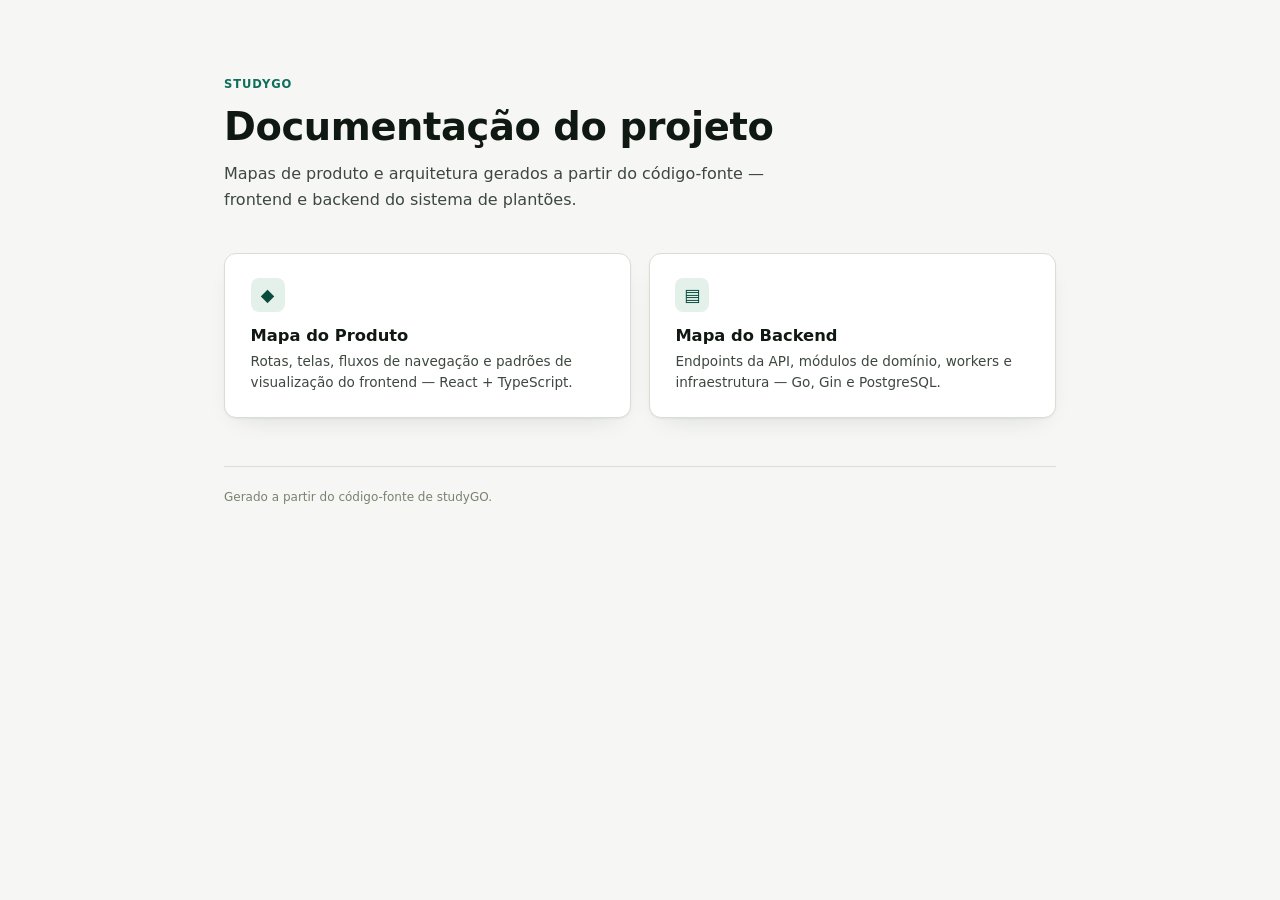
<file: docs/index.html>
<!doctype html>
<html lang="pt-BR">
<head>
<meta charset="utf-8">
<meta name="viewport" content="width=device-width,initial-scale=1">
<title>studyGO — Documentação</title>
<style>
  :root {
    --bg: #F6F7F5;
    --bg-raised: #FFFFFF;
    --ink: #101812;
    --ink-soft: #3D473F;
    --ink-faint: #78826E;
    --line: #D9DED4;
    --accent: #0F6E5C;
    --accent-soft: #E3F1EA;
    --accent-ink: #0A4B3E;
    --shadow: 0 1px 2px rgba(16,24,18,0.05), 0 10px 26px -14px rgba(16,24,18,0.16);
    color-scheme: light;
  }
  @media (prefers-color-scheme: dark) {
    :root {
      --bg: #0C1210;
      --bg-raised: #131C18;
      --ink: #E6EBE5;
      --ink-soft: #AAB6A9;
      --ink-faint: #66735F;
      --line: #223028;
      --accent: #35C79A;
      --accent-soft: #10261F;
      --accent-ink: #7FE2BB;
      --shadow: 0 1px 2px rgba(0,0,0,0.35), 0 10px 26px -14px rgba(0,0,0,0.6);
      color-scheme: dark;
    }
  }
  :root[data-theme="dark"] {
    --bg: #0C1210; --bg-raised: #131C18; --ink: #E6EBE5; --ink-soft: #AAB6A9;
    --ink-faint: #66735F; --line: #223028; --accent: #35C79A; --accent-soft: #10261F;
    --accent-ink: #7FE2BB; --shadow: 0 1px 2px rgba(0,0,0,0.35), 0 10px 26px -14px rgba(0,0,0,0.6);
    color-scheme: dark;
  }
  :root[data-theme="light"] {
    --bg: #F6F7F5; --bg-raised: #FFFFFF; --ink: #101812; --ink-soft: #3D473F;
    --ink-faint: #78826E; --line: #D9DED4; --accent: #0F6E5C; --accent-soft: #E3F1EA;
    --accent-ink: #0A4B3E; --shadow: 0 1px 2px rgba(16,24,18,0.05), 0 10px 26px -14px rgba(16,24,18,0.16);
    color-scheme: light;
  }

  * { box-sizing: border-box; }
  body {
    margin: 0;
    background: var(--bg);
    color: var(--ink);
    font-family: -apple-system, 'Segoe UI', Roboto, system-ui, sans-serif;
  }

  main {
    max-width: 880px;
    margin: 0 auto;
    padding: clamp(2.5rem, 6vw, 5rem) 1.5rem 5rem;
  }

  .kicker {
    font-size: 0.72rem;
    letter-spacing: 0.08em;
    text-transform: uppercase;
    color: var(--accent);
    font-weight: 700;
    margin: 0 0 0.8rem;
  }

  h1 {
    font-size: clamp(1.8rem, 4vw, 2.4rem);
    letter-spacing: -0.01em;
    margin: 0 0 0.8rem;
  }

  p.lede {
    font-size: 1rem;
    line-height: 1.6;
    color: var(--ink-soft);
    max-width: 60ch;
    margin: 0 0 2.5rem;
  }

  .card-grid {
    display: grid;
    grid-template-columns: repeat(auto-fit, minmax(280px, 1fr));
    gap: 1.1rem;
  }

  a.card {
    display: block;
    border: 1px solid var(--line);
    border-radius: 12px;
    background: var(--bg-raised);
    box-shadow: var(--shadow);
    padding: 1.5rem 1.6rem;
    text-decoration: none;
    color: inherit;
    transition: transform 0.15s ease, border-color 0.15s ease;
  }

  a.card:hover {
    transform: translateY(-2px);
    border-color: var(--accent);
  }

  .card-icon {
    width: 34px;
    height: 34px;
    border-radius: 8px;
    background: var(--accent-soft);
    color: var(--accent-ink);
    display: flex;
    align-items: center;
    justify-content: center;
    font-size: 1.1rem;
    margin-bottom: 0.9rem;
  }

  .card-title {
    font-size: 1.02rem;
    font-weight: 700;
    margin: 0 0 0.4rem;
  }

  .card-desc {
    font-size: 0.85rem;
    line-height: 1.55;
    color: var(--ink-soft);
    margin: 0;
  }

  footer {
    margin-top: 3rem;
    padding-top: 1.4rem;
    border-top: 1px solid var(--line);
    font-size: 0.75rem;
    color: var(--ink-faint);
  }
</style>
</head>
<body>
<main>
  <p class="kicker">studyGO</p>
  <h1>Documentação do projeto</h1>
  <p class="lede">Mapas de produto e arquitetura gerados a partir do código-fonte — frontend e backend do sistema de plantões.</p>

  <div class="card-grid">
    <a class="card" href="mapa-produto.html">
      <span class="card-icon">◆</span>
      <p class="card-title">Mapa do Produto</p>
      <p class="card-desc">Rotas, telas, fluxos de navegação e padrões de visualização do frontend — React + TypeScript.</p>
    </a>
    <a class="card" href="mapa-backend.html">
      <span class="card-icon">▤</span>
      <p class="card-title">Mapa do Backend</p>
      <p class="card-desc">Endpoints da API, módulos de domínio, workers e infraestrutura — Go, Gin e PostgreSQL.</p>
    </a>
  </div>

  <footer>Gerado a partir do código-fonte de studyGO.</footer>
</main>
</body>
</html>
</file>
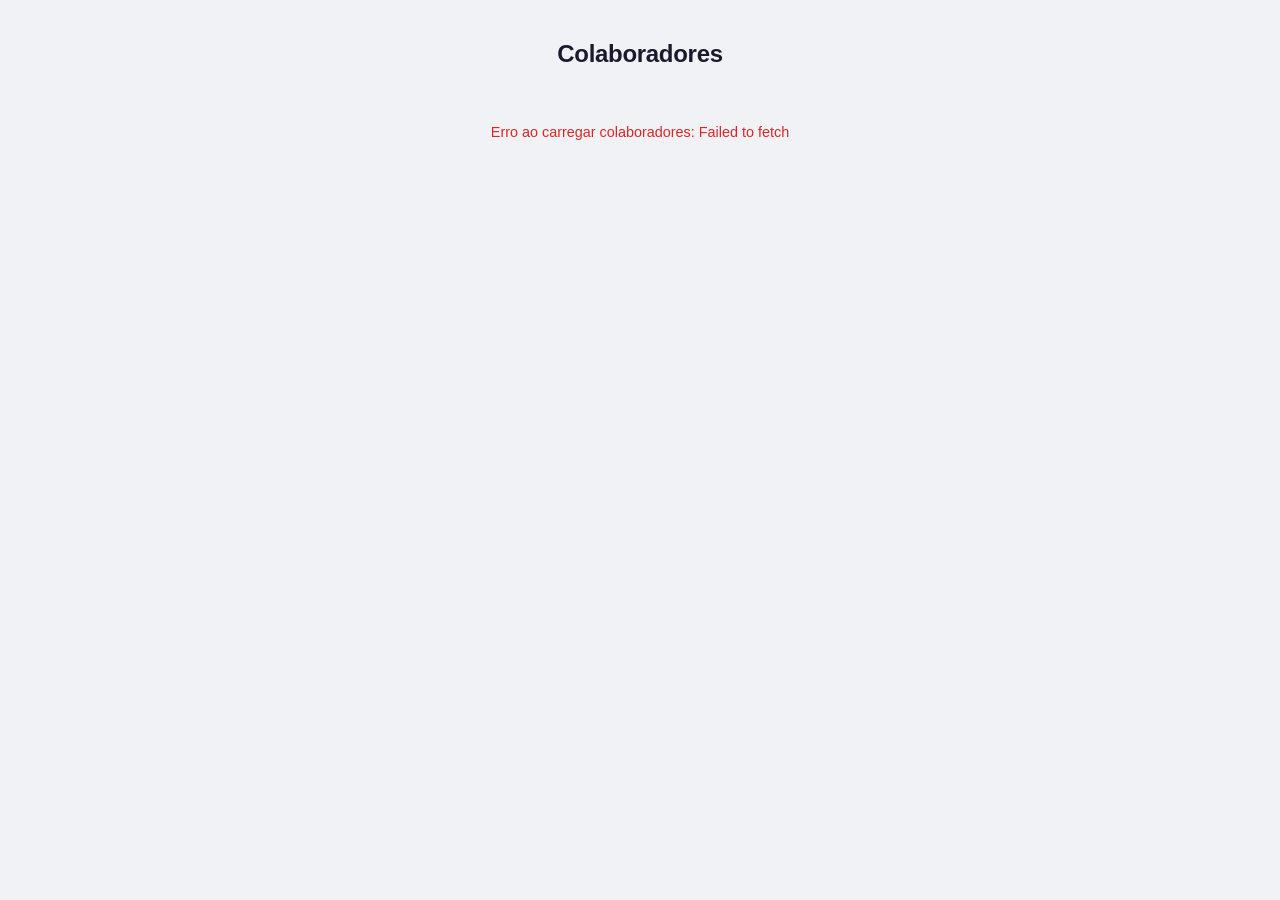
<file: docs/colaboradores.html>
<!DOCTYPE html>
<html lang="pt-BR">
<head>
  <meta charset="UTF-8" />
  <meta name="viewport" content="width=device-width, initial-scale=1.0" />
  <title>Colaboradores</title>
  <style>
    *, *::before, *::after { box-sizing: border-box; margin: 0; padding: 0; }

    body {
      font-family: -apple-system, BlinkMacSystemFont, "Segoe UI", Roboto, sans-serif;
      background: #f0f2f5;
      min-height: 100vh;
      display: flex;
      flex-direction: column;
      align-items: center;
      padding: 40px 16px;
    }

    h1 {
      font-size: 1.5rem;
      font-weight: 600;
      color: #1a1a2e;
      margin-bottom: 32px;
      letter-spacing: -0.3px;
    }

    #lista {
      display: flex;
      flex-direction: column;
      gap: 12px;
      width: 100%;
      max-width: 600px;
    }

    .card {
      background: #fff;
      border-radius: 14px;
      padding: 16px 20px;
      display: flex;
      align-items: center;
      gap: 16px;
      box-shadow: 0 1px 4px rgba(0,0,0,.07), 0 4px 16px rgba(0,0,0,.05);
      transition: box-shadow .15s;
    }

    .card:hover {
      box-shadow: 0 2px 8px rgba(0,0,0,.1), 0 8px 24px rgba(0,0,0,.08);
    }

    .avatar {
      width: 70px;
      height: 70px;
      border-radius: 50%;
      object-fit: cover;
      flex-shrink: 0;
      background: #e2e8f0;
    }

    .avatar-placeholder {
      width: 70px;
      height: 70px;
      border-radius: 50%;
      flex-shrink: 0;
      background: linear-gradient(135deg, #667eea, #764ba2);
      display: flex;
      align-items: center;
      justify-content: center;
      font-size: 1.25rem;
      font-weight: 600;
      color: #fff;
      user-select: none;
    }

    .info { display: flex; flex-direction: column; gap: 3px; min-width: 0; }

    .nome {
      font-size: 1rem;
      font-weight: 600;
      color: #1a1a2e;
      white-space: nowrap;
      overflow: hidden;
      text-overflow: ellipsis;
    }

    .detalhe {
      font-size: 0.82rem;
      color: #64748b;
      white-space: nowrap;
      overflow: hidden;
      text-overflow: ellipsis;
    }

    .status-badge {
      margin-left: auto;
      flex-shrink: 0;
      font-size: 0.72rem;
      font-weight: 600;
      padding: 3px 10px;
      border-radius: 99px;
      text-transform: uppercase;
      letter-spacing: .4px;
    }

    .status-ativo   { background: #dcfce7; color: #16a34a; }
    .status-inativo { background: #fee2e2; color: #dc2626; }

    #erro, #vazio {
      color: #64748b;
      font-size: .9rem;
      margin-top: 24px;
    }

    #erro { color: #dc2626; }

    .skeleton {
      background: linear-gradient(90deg, #e2e8f0 25%, #f1f5f9 50%, #e2e8f0 75%);
      background-size: 200% 100%;
      animation: shimmer 1.2s infinite;
      border-radius: 14px;
      height: 88px;
    }

    @keyframes shimmer {
      0%   { background-position: 200% 0; }
      100% { background-position: -200% 0; }
    }
  </style>
</head>
<body>

<h1>Colaboradores</h1>
<div id="lista">
  <div class="skeleton"></div>
  <div class="skeleton"></div>
  <div class="skeleton"></div>
</div>
<p id="erro" hidden></p>
<p id="vazio" hidden>Nenhum colaborador encontrado.</p>

<script>
  const API = 'http://localhost:8090/api/v1'

  async function login() {
    const res = await fetch(`${API}/auth/login`, {
      method: 'POST',
      headers: { 'Content-Type': 'application/json' },
      credentials: 'include',
      body: JSON.stringify({ email: 'admin@admin.com', senha: 'admin123' })
    })
    if (!res.ok) throw new Error('Falha no login')
  }

  async function fetchColaboradores() {
    const res = await fetch(`${API}/colaboradores`, { credentials: 'include' })
    if (res.status === 401) {
      await login()
      return fetchColaboradores()
    }
    if (!res.ok) throw new Error(`Erro ${res.status}`)
    return res.json()
  }

  function inicial(nome) {
    return nome?.trim().charAt(0).toUpperCase() || '?'
  }

  function renderCard(c) {
    const card = document.createElement('div')
    card.className = 'card'

    let fotoEl
    if (c.foto_url) {
      fotoEl = document.createElement('img')
      fotoEl.className = 'avatar'
      fotoEl.src = c.foto_url
      fotoEl.alt = c.nome
      fotoEl.onerror = () => fotoEl.replaceWith(placeholder(c.nome))
    } else {
      fotoEl = placeholder(c.nome)
    }

    const info = document.createElement('div')
    info.className = 'info'
    info.innerHTML = `
      <span class="nome">${c.nome}</span>
      <span class="detalhe">${c.email}</span>
      <span class="detalhe">${c.telefone}</span>
    `

    const badge = document.createElement('span')
    badge.className = `status-badge status-${c.status}`
    badge.textContent = c.status

    card.append(fotoEl, info, badge)
    return card
  }

  function placeholder(nome) {
    const el = document.createElement('div')
    el.className = 'avatar-placeholder'
    el.textContent = inicial(nome)
    return el
  }

  async function init() {
    const lista = document.getElementById('lista')
    const erroEl = document.getElementById('erro')
    const vazioEl = document.getElementById('vazio')

    try {
      const colaboradores = await fetchColaboradores()
      lista.innerHTML = ''

      if (!colaboradores?.length) {
        vazioEl.hidden = false
        return
      }

      colaboradores.forEach(c => lista.appendChild(renderCard(c)))
    } catch (e) {
      lista.innerHTML = ''
      erroEl.textContent = `Erro ao carregar colaboradores: ${e.message}`
      erroEl.hidden = false
    }
  }

  init()
</script>
</body>
</html>
</file>
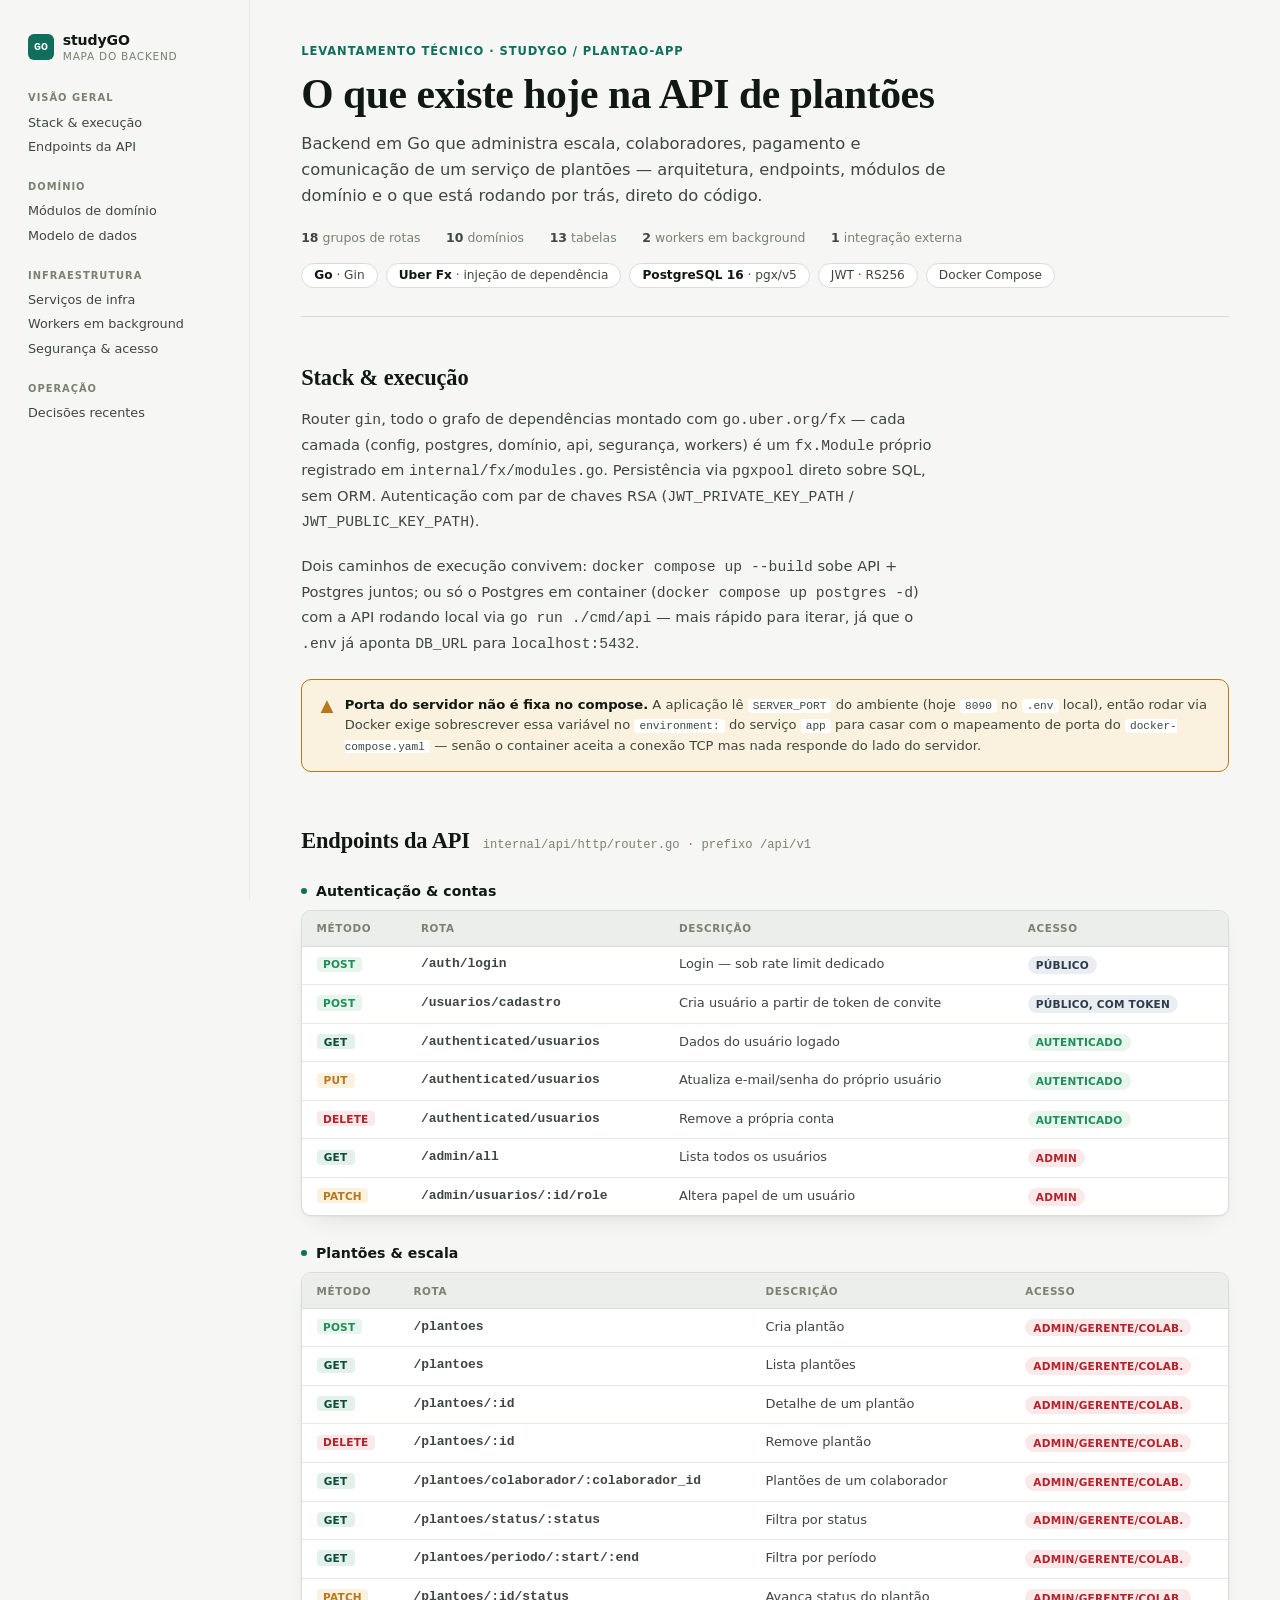
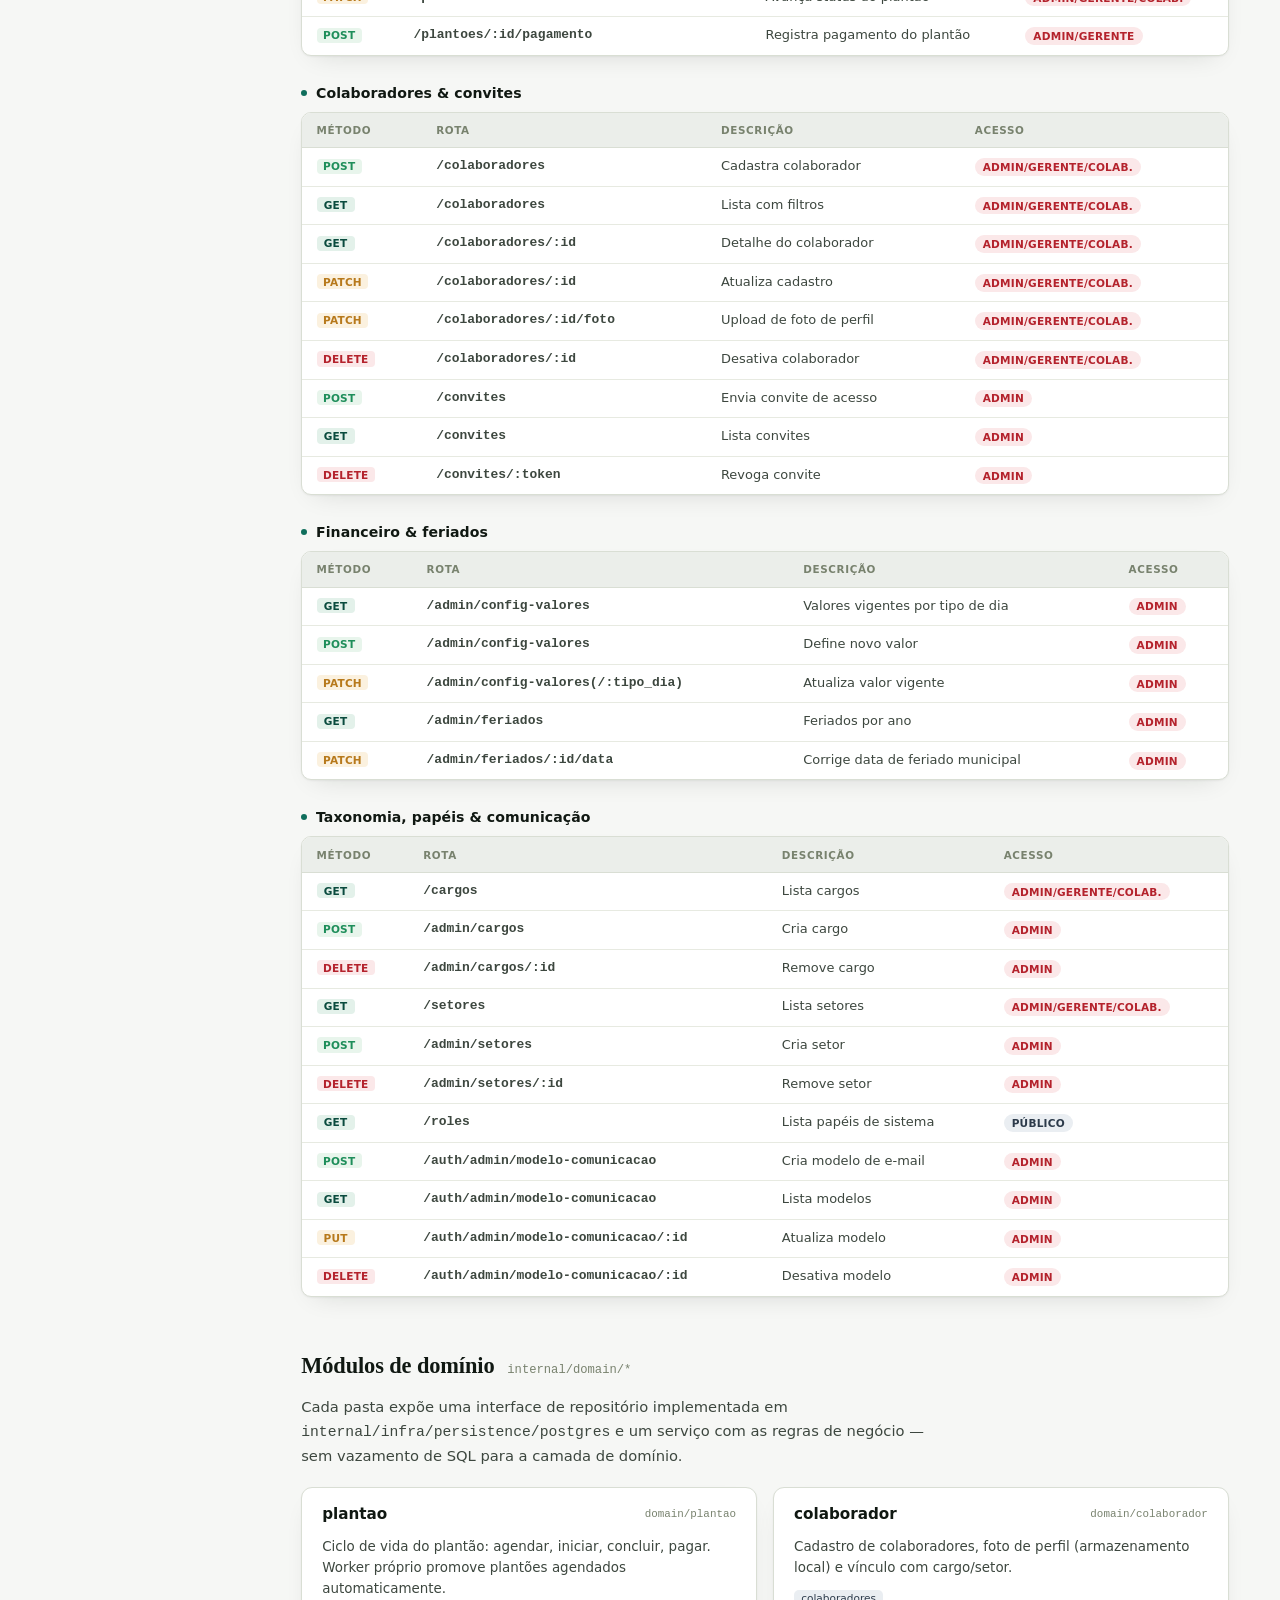
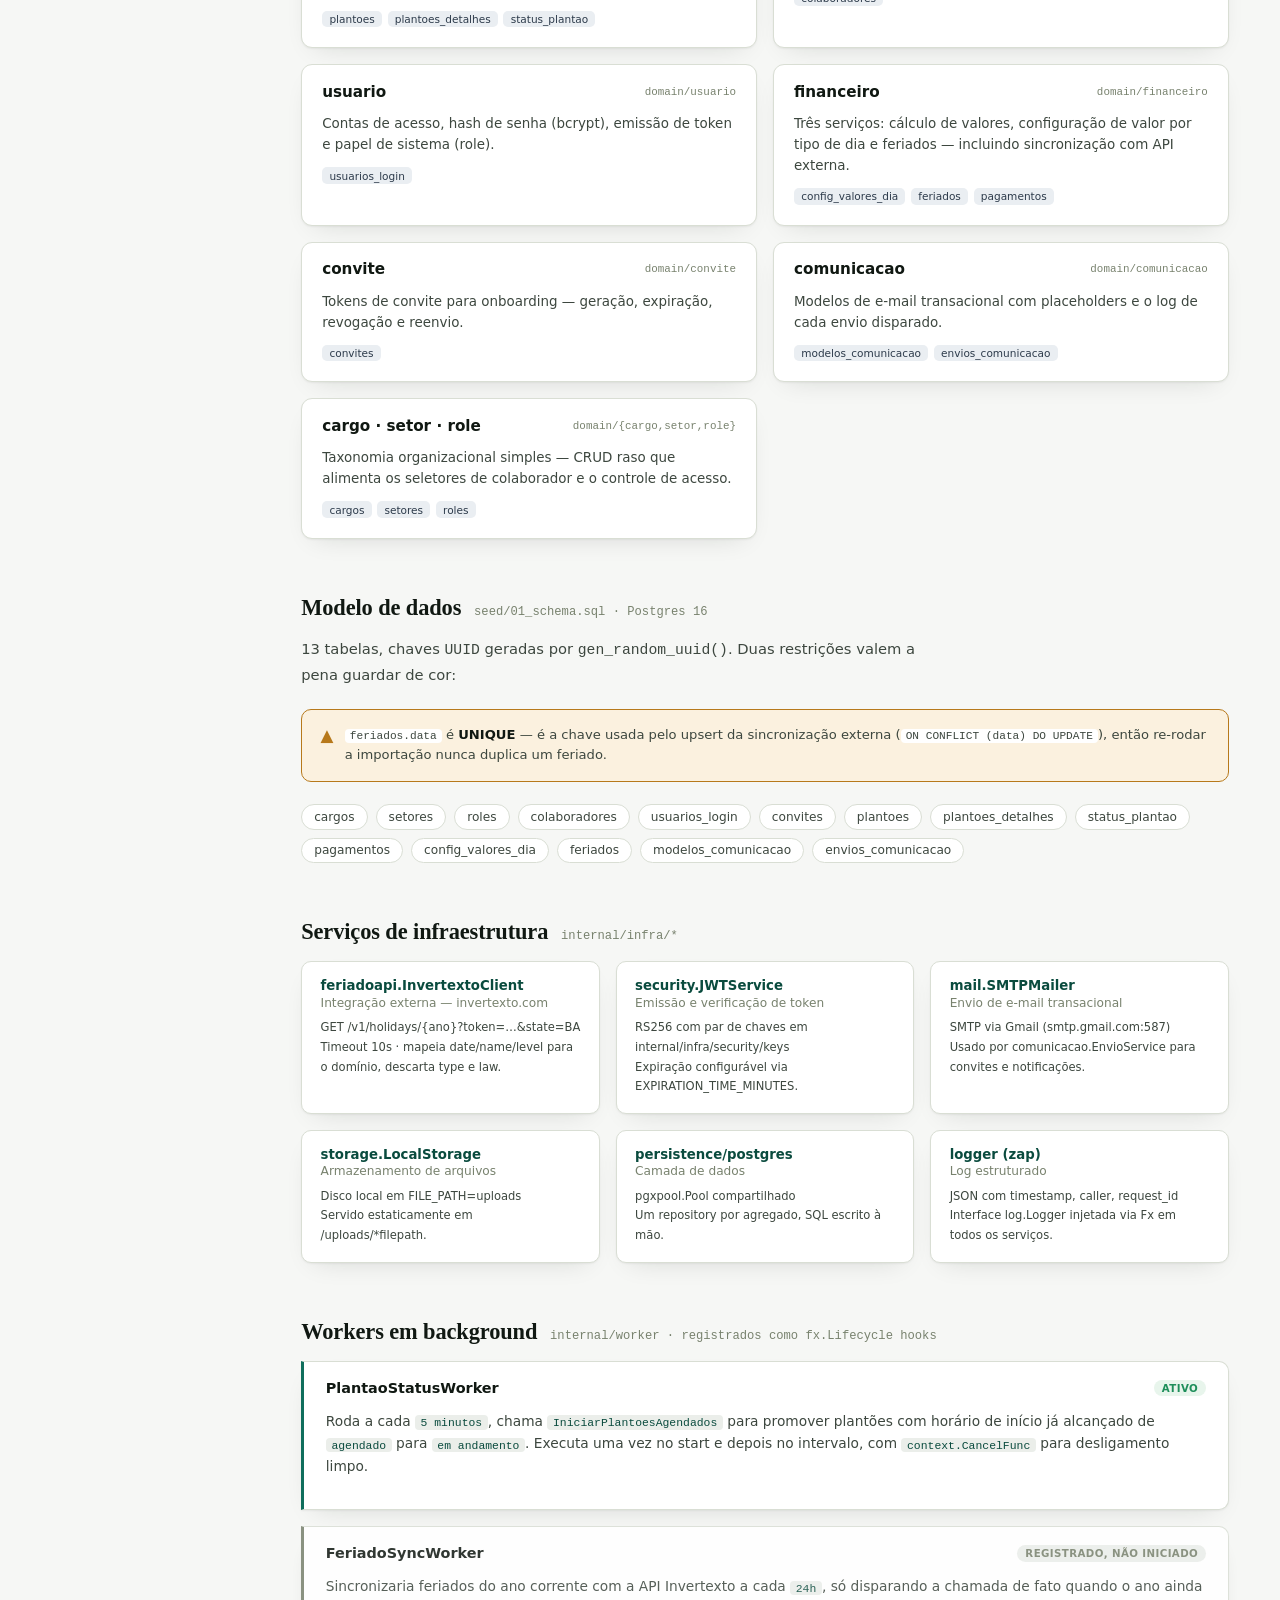
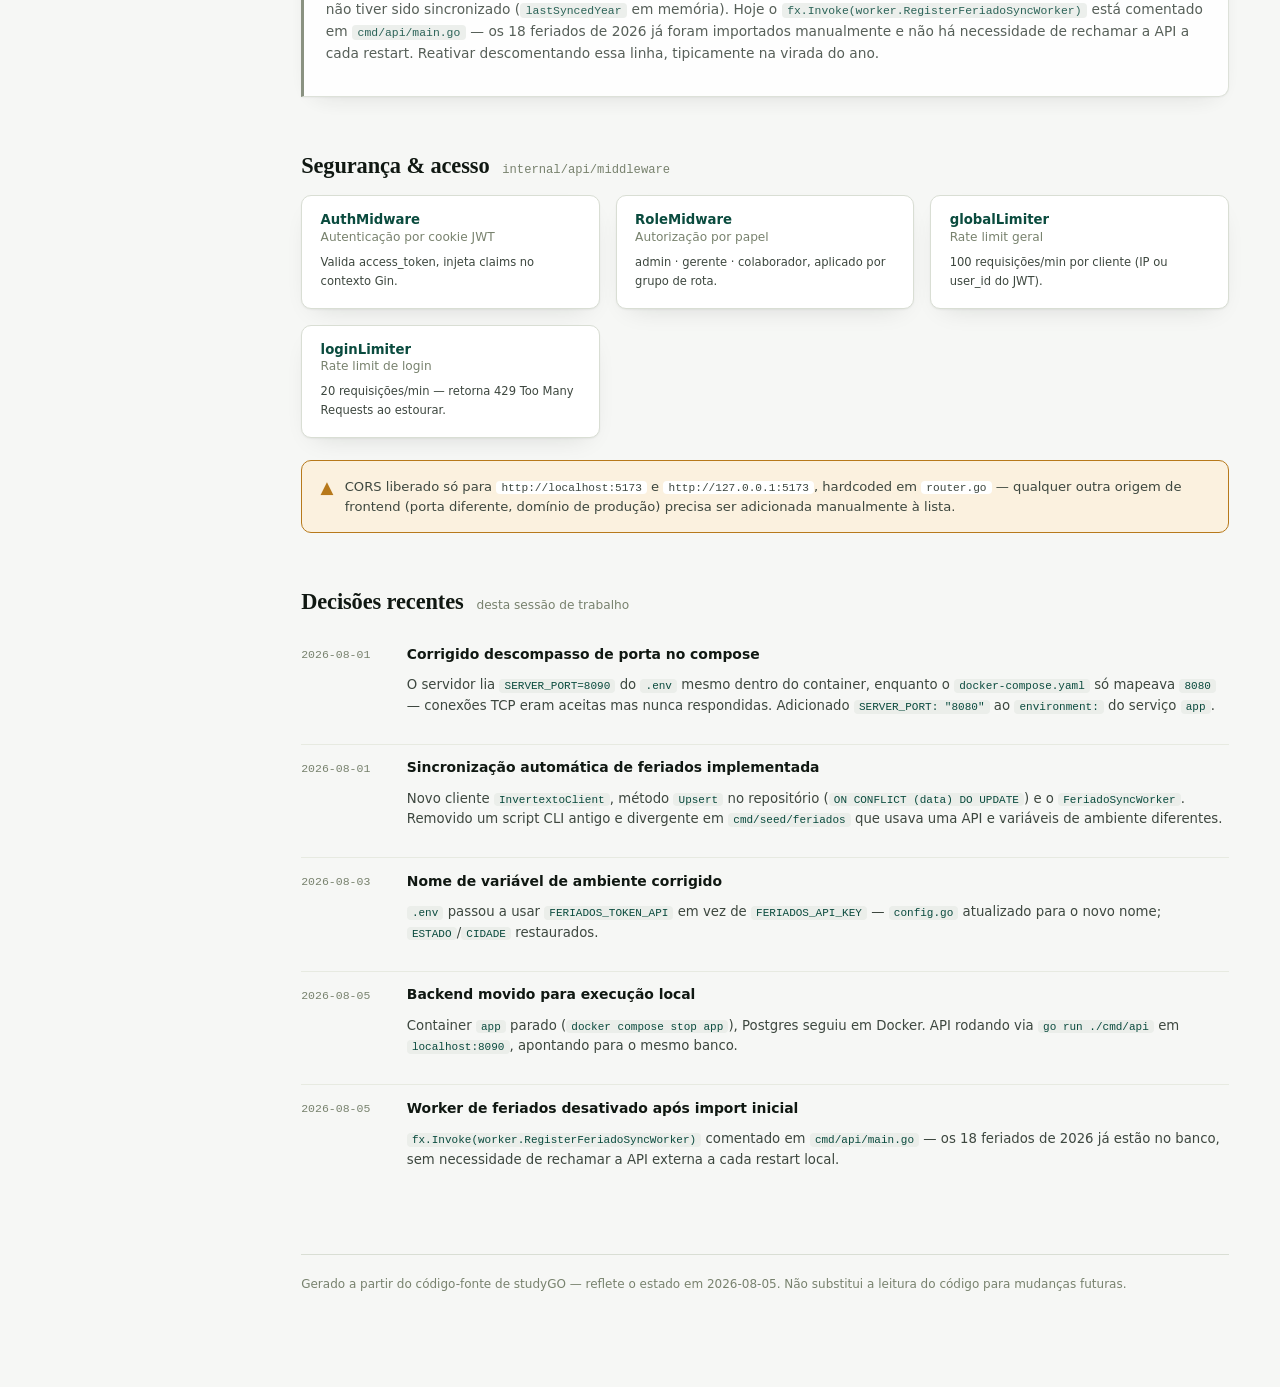
<file: docs/mapa-backend.html>
<!doctype html>
<html lang="pt-BR">
<head>
<meta charset="utf-8">
<meta name="viewport" content="width=device-width,initial-scale=1">
<title>studyGO — Mapa do Backend</title>
<style>
  :root {
    --bg: #F6F7F5;
    --bg-raised: #FFFFFF;
    --bg-sunken: #EBEEEA;
    --ink: #101812;
    --ink-soft: #3D473F;
    --ink-faint: #78826E;
    --line: #D9DED4;
    --line-soft: #E7EAE1;
    --accent: #0F6E5C;
    --accent-soft: #E3F1EA;
    --accent-ink: #0A4B3E;
    --slate: #2C3A4A;
    --slate-soft: #EAEEF2;
    --ok: #1E8E5A;
    --ok-soft: #E8F5EC;
    --warn: #B7791B;
    --warn-soft: #FBF1DF;
    --err: #B4222C;
    --err-soft: #FBE8E9;
    --mono-bg: #101812;
    --shadow: 0 1px 2px rgba(16,24,18,0.05), 0 10px 26px -14px rgba(16,24,18,0.16);
    color-scheme: light;
  }

  @media (prefers-color-scheme: dark) {
    :root {
      --bg: #0C1210;
      --bg-raised: #131C18;
      --bg-sunken: #0A0F0C;
      --ink: #E6EBE5;
      --ink-soft: #AAB6A9;
      --ink-faint: #66735F;
      --line: #223028;
      --line-soft: #1A241E;
      --accent: #35C79A;
      --accent-soft: #10261F;
      --accent-ink: #7FE2BB;
      --slate: #9FB1C6;
      --slate-soft: #16202B;
      --ok: #4ADE8B;
      --ok-soft: #0F2419;
      --warn: #E3A73C;
      --warn-soft: #2A2110;
      --err: #F0616B;
      --err-soft: #2A1315;
      --shadow: 0 1px 2px rgba(0,0,0,0.35), 0 10px 26px -14px rgba(0,0,0,0.6);
      color-scheme: dark;
    }
  }
  :root[data-theme="dark"] {
    --bg: #0C1210; --bg-raised: #131C18; --bg-sunken: #0A0F0C;
    --ink: #E6EBE5; --ink-soft: #AAB6A9; --ink-faint: #66735F;
    --line: #223028; --line-soft: #1A241E;
    --accent: #35C79A; --accent-soft: #10261F; --accent-ink: #7FE2BB;
    --slate: #9FB1C6; --slate-soft: #16202B;
    --ok: #4ADE8B; --ok-soft: #0F2419;
    --warn: #E3A73C; --warn-soft: #2A2110;
    --err: #F0616B; --err-soft: #2A1315;
    --shadow: 0 1px 2px rgba(0,0,0,0.35), 0 10px 26px -14px rgba(0,0,0,0.6);
    color-scheme: dark;
  }
  :root[data-theme="light"] {
    --bg: #F6F7F5; --bg-raised: #FFFFFF; --bg-sunken: #EBEEEA;
    --ink: #101812; --ink-soft: #3D473F; --ink-faint: #78826E;
    --line: #D9DED4; --line-soft: #E7EAE1;
    --accent: #0F6E5C; --accent-soft: #E3F1EA; --accent-ink: #0A4B3E;
    --slate: #2C3A4A; --slate-soft: #EAEEF2;
    --ok: #1E8E5A; --ok-soft: #E8F5EC;
    --warn: #B7791B; --warn-soft: #FBF1DF;
    --err: #B4222C; --err-soft: #FBE8E9;
    --shadow: 0 1px 2px rgba(16,24,18,0.05), 0 10px 26px -14px rgba(16,24,18,0.16);
    color-scheme: light;
  }

  @font-face {
    font-family: 'Newsreader Display';
    src: local('Newsreader');
    font-weight: 400 700;
  }

  * { box-sizing: border-box; }
  html { scroll-behavior: smooth; }
  @media (prefers-reduced-motion: reduce) {
    html { scroll-behavior: auto; }
    * { animation-duration: 0.001ms !important; transition-duration: 0.001ms !important; }
  }

  body {
    margin: 0;
    background: var(--bg);
    color: var(--ink);
    font-family: -apple-system, 'Segoe UI', Roboto, system-ui, sans-serif;
  }

  .display {
    font-family: 'Newsreader Display', 'Iowan Old Style', Georgia, serif;
  }

  code, .mono, .path {
    font-family: 'SFMono-Regular', 'Cascadia Code', Consolas, 'Liberation Mono', monospace;
    font-variant-numeric: tabular-nums;
  }

  a { color: inherit; }

  /* ---------- shell ---------- */

  .shell {
    display: grid;
    grid-template-columns: 250px minmax(0, 1fr);
    max-width: 1280px;
    margin: 0 auto;
  }

  @media (max-width: 900px) {
    .shell { grid-template-columns: 1fr; }
  }

  nav.toc {
    position: sticky;
    top: 0;
    align-self: start;
    height: 100vh;
    overflow-y: auto;
    padding: 2rem 1.25rem 2rem 1.75rem;
    border-right: 1px solid var(--line-soft);
  }

  @media (max-width: 900px) {
    nav.toc {
      position: static;
      height: auto;
      border-right: none;
      border-bottom: 1px solid var(--line-soft);
      padding: 1.25rem 1.25rem;
    }
  }

  .brand {
    display: flex;
    align-items: center;
    gap: 0.55rem;
    margin-bottom: 1.9rem;
  }

  .brand-mark {
    width: 26px;
    height: 26px;
    border-radius: 6px;
    background: var(--accent);
    color: var(--bg-raised);
    display: flex;
    align-items: center;
    justify-content: center;
    font-family: 'SFMono-Regular', monospace;
    font-weight: 700;
    font-size: 0.72rem;
    flex: none;
  }

  .brand-text { display: flex; flex-direction: column; gap: 0.1rem; }

  .brand-name {
    font-weight: 700;
    font-size: 0.88rem;
    letter-spacing: -0.01em;
  }

  .brand-sub {
    font-size: 0.66rem;
    letter-spacing: 0.07em;
    text-transform: uppercase;
    color: var(--ink-faint);
  }

  .toc-group { margin-bottom: 1.4rem; }

  .toc-group-label {
    font-size: 0.62rem;
    letter-spacing: 0.1em;
    text-transform: uppercase;
    color: var(--ink-faint);
    margin: 0 0 0.45rem;
    font-weight: 600;
  }

  .toc-group ul {
    list-style: none;
    margin: 0;
    padding: 0;
    display: flex;
    flex-direction: column;
    gap: 0.02rem;
  }

  .toc-group a {
    display: block;
    font-size: 0.8rem;
    color: var(--ink-soft);
    text-decoration: none;
    padding: 0.28rem 0.5rem;
    margin: 0 -0.5rem;
    border-radius: 6px;
    transition: background 0.15s, color 0.15s;
  }

  .toc-group a:hover { background: var(--bg-sunken); color: var(--ink); }

  main {
    padding: 2.75rem clamp(1.25rem, 4vw, 3.5rem) 6rem;
    min-width: 0;
  }

  /* ---------- header ---------- */

  header.top {
    margin-bottom: 3rem;
    padding-bottom: 1.75rem;
    border-bottom: 1px solid var(--line);
  }

  .kicker {
    font-size: 0.72rem;
    letter-spacing: 0.08em;
    text-transform: uppercase;
    color: var(--accent);
    margin: 0 0 0.8rem;
    font-weight: 600;
  }

  h1.title {
    font-weight: 600;
    font-size: clamp(1.9rem, 3.8vw, 2.6rem);
    line-height: 1.12;
    letter-spacing: -0.01em;
    margin: 0 0 0.85rem;
    text-wrap: balance;
  }

  p.lede {
    font-size: 1.02rem;
    line-height: 1.6;
    color: var(--ink-soft);
    max-width: 64ch;
    margin: 0 0 1.3rem;
  }

  .meta-row {
    display: flex;
    flex-wrap: wrap;
    gap: 1.6rem;
    font-size: 0.78rem;
    color: var(--ink-faint);
  }

  .meta-row strong { color: var(--ink-soft); font-weight: 700; }

  /* ---------- sections ---------- */

  section.block { margin-bottom: 3.5rem; scroll-margin-top: 1.5rem; }

  .section-head {
    display: flex;
    align-items: baseline;
    gap: 0.8rem;
    margin-bottom: 1rem;
  }

  h2.section-title {
    font-weight: 600;
    font-size: 1.4rem;
    letter-spacing: -0.005em;
    margin: 0;
  }

  .section-note { font-size: 0.76rem; color: var(--ink-faint); }

  h3.sub-title {
    font-weight: 700;
    font-size: 0.88rem;
    letter-spacing: 0.005em;
    margin: 1.8rem 0 0.7rem;
    display: flex;
    align-items: center;
    gap: 0.55rem;
  }

  h3.sub-title .dot {
    width: 6px; height: 6px; border-radius: 50%;
    background: var(--accent); flex: none;
  }

  p.intro {
    font-size: 0.92rem;
    line-height: 1.6;
    color: var(--ink-soft);
    max-width: 68ch;
    margin: 0 0 1.2rem;
  }

  /* ---------- endpoint table ---------- */

  .table-wrap {
    overflow-x: auto;
    border: 1px solid var(--line);
    border-radius: 10px;
    background: var(--bg-raised);
    box-shadow: var(--shadow);
  }

  table.routes {
    width: 100%;
    border-collapse: collapse;
    font-size: 0.81rem;
    min-width: 680px;
  }

  table.routes th {
    text-align: left;
    font-size: 0.65rem;
    letter-spacing: 0.06em;
    text-transform: uppercase;
    color: var(--ink-faint);
    font-weight: 700;
    padding: 0.7rem 0.9rem;
    background: var(--bg-sunken);
    border-bottom: 1px solid var(--line);
    white-space: nowrap;
  }

  table.routes td {
    padding: 0.62rem 0.9rem;
    border-bottom: 1px solid var(--line-soft);
    color: var(--ink-soft);
    vertical-align: top;
  }

  table.routes tr:last-child td { border-bottom: none; }
  table.routes tr:hover td { background: var(--bg-sunken); }

  .verb {
    display: inline-block;
    font-size: 0.66rem;
    font-weight: 700;
    letter-spacing: 0.02em;
    padding: 0.1rem 0.4rem;
    border-radius: 4px;
    min-width: 3.6em;
    text-align: center;
  }
  .verb-get { background: var(--accent-soft); color: var(--accent-ink); }
  .verb-post { background: var(--ok-soft); color: var(--ok); }
  .verb-patch { background: var(--warn-soft); color: var(--warn); }
  .verb-put { background: var(--warn-soft); color: var(--warn); }
  .verb-delete { background: var(--err-soft); color: var(--err); }

  td.path { color: var(--accent-ink); font-weight: 600; white-space: nowrap; }

  .chip {
    display: inline-flex;
    align-items: center;
    font-size: 0.66rem;
    font-weight: 700;
    letter-spacing: 0.02em;
    text-transform: uppercase;
    padding: 0.18rem 0.5rem;
    border-radius: 999px;
    white-space: nowrap;
  }
  .chip-admin { background: var(--err-soft); color: var(--err); }
  .chip-any { background: var(--ok-soft); color: var(--ok); }
  .chip-public { background: var(--slate-soft); color: var(--slate); }

  /* ---------- domain cards ---------- */

  .domain-grid {
    display: grid;
    grid-template-columns: repeat(auto-fill, minmax(300px, 1fr));
    gap: 1rem;
  }

  .domain-card {
    border: 1px solid var(--line);
    border-radius: 11px;
    background: var(--bg-raised);
    box-shadow: var(--shadow);
    padding: 1.1rem 1.25rem 1.25rem;
  }

  .domain-card-head {
    display: flex;
    align-items: center;
    justify-content: space-between;
    gap: 0.5rem;
    margin-bottom: 0.55rem;
  }

  .domain-card-name {
    font-weight: 700;
    font-size: 0.95rem;
  }

  .domain-pkg {
    font-size: 0.68rem;
    color: var(--ink-faint);
  }

  .domain-card-body {
    font-size: 0.84rem;
    line-height: 1.55;
    color: var(--ink-soft);
    margin-bottom: 0.7rem;
  }

  .table-tags {
    display: flex;
    flex-wrap: wrap;
    gap: 0.35rem;
  }

  .table-tag {
    font-size: 0.66rem;
    color: var(--slate);
    background: var(--slate-soft);
    border-radius: 5px;
    padding: 0.15rem 0.45rem;
  }

  /* ---------- infra services ---------- */

  .service-grid {
    display: grid;
    grid-template-columns: repeat(auto-fill, minmax(290px, 1fr));
    gap: 1rem;
  }

  .service-card {
    border: 1px solid var(--line);
    border-radius: 10px;
    padding: 1rem 1.15rem;
    background: var(--bg-raised);
    box-shadow: var(--shadow);
  }

  .service-name {
    font-size: 0.83rem;
    font-weight: 700;
    color: var(--accent-ink);
    margin-bottom: 0.15rem;
  }

  .service-role {
    font-size: 0.76rem;
    color: var(--ink-faint);
    margin-bottom: 0.55rem;
  }

  .service-detail {
    font-size: 0.72rem;
    line-height: 1.7;
    color: var(--ink-soft);
  }

  /* ---------- worker timeline ---------- */

  .worker-card {
    border: 1px solid var(--line);
    border-left: 3px solid var(--accent);
    border-radius: 0 10px 10px 0;
    background: var(--bg-raised);
    box-shadow: var(--shadow);
    padding: 1.15rem 1.35rem;
    margin-bottom: 1rem;
  }

  .worker-card.disabled {
    border-left-color: var(--ink-faint);
    opacity: 0.86;
  }

  .worker-head {
    display: flex;
    align-items: center;
    justify-content: space-between;
    gap: 0.6rem;
    margin-bottom: 0.4rem;
  }

  .worker-name { font-weight: 700; font-size: 0.9rem; }

  .worker-status {
    font-size: 0.64rem;
    font-weight: 700;
    letter-spacing: 0.04em;
    text-transform: uppercase;
    padding: 0.14rem 0.5rem;
    border-radius: 999px;
  }
  .status-on { background: var(--ok-soft); color: var(--ok); }
  .status-off { background: var(--bg-sunken); color: var(--ink-faint); }

  .worker-text {
    font-size: 0.86rem;
    line-height: 1.6;
    color: var(--ink-soft);
  }

  .worker-text code {
    font-size: 0.83em;
    background: var(--bg-sunken);
    padding: 0.05rem 0.35rem;
    border-radius: 4px;
    color: var(--accent-ink);
  }

  /* ---------- decision log ---------- */

  .log-list {
    display: flex;
    flex-direction: column;
    gap: 0;
  }

  .log-row {
    display: grid;
    grid-template-columns: 88px 1fr;
    gap: 1.1rem;
    padding: 0.9rem 0;
    border-bottom: 1px solid var(--line-soft);
  }
  .log-row:last-child { border-bottom: none; }

  .log-date {
    font-size: 0.72rem;
    color: var(--ink-faint);
    padding-top: 0.15rem;
  }

  .log-title {
    font-size: 0.87rem;
    font-weight: 700;
    margin: 0 0 0.25rem;
  }

  .log-desc {
    font-size: 0.83rem;
    line-height: 1.55;
    color: var(--ink-soft);
  }

  .log-desc code {
    font-size: 0.83em;
    background: var(--bg-sunken);
    padding: 0.05rem 0.32rem;
    border-radius: 4px;
    color: var(--accent-ink);
  }

  /* ---------- callout ---------- */

  .callout {
    border: 1px solid var(--warn);
    background: var(--warn-soft);
    border-radius: 10px;
    padding: 0.95rem 1.15rem;
    display: flex;
    gap: 0.7rem;
    margin: 1.4rem 0;
  }
  .callout.err { border-color: var(--err); background: var(--err-soft); }

  .callout-icon { color: var(--warn); flex: none; font-size: 1.05rem; line-height: 1.3; }
  .callout.err .callout-icon { color: var(--err); }

  .callout-text {
    font-size: 0.82rem;
    line-height: 1.55;
    color: var(--ink-soft);
  }
  .callout-text strong { color: var(--ink); }
  .callout-text code {
    font-size: 0.85em;
    background: var(--bg-raised);
    padding: 0.05rem 0.32rem;
    border-radius: 4px;
  }

  /* ---------- stack pills ---------- */

  .pill-row {
    display: flex;
    flex-wrap: wrap;
    gap: 0.5rem;
    margin: 1.1rem 0 0;
  }

  .pill {
    font-size: 0.76rem;
    border: 1px solid var(--line);
    background: var(--bg-raised);
    border-radius: 999px;
    padding: 0.3rem 0.75rem;
    color: var(--ink-soft);
  }
  .pill b { color: var(--ink); font-weight: 700; }

  footer.end {
    margin-top: 3.5rem;
    padding-top: 1.4rem;
    border-top: 1px solid var(--line);
    font-size: 0.75rem;
    color: var(--ink-faint);
  }

  ::selection { background: var(--accent-soft); color: var(--accent-ink); }
</style>
</head>
<body>


<div class="shell">
  <nav class="toc">
    <div class="brand">
      <span class="brand-mark">GO</span>
      <span class="brand-text">
        <span class="brand-name">studyGO</span>
        <span class="brand-sub">Mapa do backend</span>
      </span>
    </div>

    <div class="toc-group">
      <p class="toc-group-label">Visão geral</p>
      <ul>
        <li><a href="#stack">Stack &amp; execução</a></li>
        <li><a href="#endpoints">Endpoints da API</a></li>
      </ul>
    </div>

    <div class="toc-group">
      <p class="toc-group-label">Domínio</p>
      <ul>
        <li><a href="#dominios">Módulos de domínio</a></li>
        <li><a href="#dados">Modelo de dados</a></li>
      </ul>
    </div>

    <div class="toc-group">
      <p class="toc-group-label">Infraestrutura</p>
      <ul>
        <li><a href="#infra">Serviços de infra</a></li>
        <li><a href="#workers">Workers em background</a></li>
        <li><a href="#seguranca">Segurança &amp; acesso</a></li>
      </ul>
    </div>

    <div class="toc-group">
      <p class="toc-group-label">Operação</p>
      <ul>
        <li><a href="#decisoes">Decisões recentes</a></li>
      </ul>
    </div>
  </nav>

  <main>
    <header class="top">
      <p class="kicker">Levantamento técnico · studyGO / plantao-app</p>
      <h1 class="title display">O que existe hoje na API de plantões</h1>
      <p class="lede">Backend em Go que administra escala, colaboradores, pagamento e comunicação de um serviço de plantões — arquitetura, endpoints, módulos de domínio e o que está rodando por trás, direto do código.</p>
      <div class="meta-row">
        <span><strong>18</strong> grupos de rotas</span>
        <span><strong>10</strong> domínios</span>
        <span><strong>13</strong> tabelas</span>
        <span><strong>2</strong> workers em background</span>
        <span><strong>1</strong> integração externa</span>
      </div>
      <div class="pill-row">
        <span class="pill"><b>Go</b> · Gin</span>
        <span class="pill"><b>Uber Fx</b> · injeção de dependência</span>
        <span class="pill"><b>PostgreSQL 16</b> · pgx/v5</span>
        <span class="pill">JWT · RS256</span>
        <span class="pill">Docker Compose</span>
      </div>
    </header>

    <!-- STACK -->
    <section class="block" id="stack">
      <div class="section-head">
        <h2 class="section-title display">Stack &amp; execução</h2>
      </div>
      <p class="intro">
        Router <code class="mono">gin</code>, todo o grafo de dependências montado com <code class="mono">go.uber.org/fx</code> — cada camada (config, postgres, domínio, api, segurança, workers) é um <code class="mono">fx.Module</code> próprio registrado em <code class="mono">internal/fx/modules.go</code>. Persistência via <code class="mono">pgxpool</code> direto sobre SQL, sem ORM. Autenticação com par de chaves RSA (<code class="mono">JWT_PRIVATE_KEY_PATH</code> / <code class="mono">JWT_PUBLIC_KEY_PATH</code>).
      </p>
      <p class="intro">
        Dois caminhos de execução convivem: <code class="mono">docker compose up --build</code> sobe API + Postgres juntos; ou só o Postgres em container (<code class="mono">docker compose up postgres -d</code>) com a API rodando local via <code class="mono">go run ./cmd/api</code> — mais rápido para iterar, já que o <code class="mono">.env</code> já aponta <code class="mono">DB_URL</code> para <code class="mono">localhost:5432</code>.
      </p>
      <div class="callout">
        <span class="callout-icon">▲</span>
        <span class="callout-text">
          <strong>Porta do servidor não é fixa no compose.</strong> A aplicação lê <code>SERVER_PORT</code> do ambiente (hoje <code>8090</code> no <code>.env</code> local), então rodar via Docker exige sobrescrever essa variável no <code>environment:</code> do serviço <code>app</code> para casar com o mapeamento de porta do <code>docker-compose.yaml</code> — senão o container aceita a conexão TCP mas nada responde do lado do servidor.
        </span>
      </div>
    </section>

    <!-- ENDPOINTS -->
    <section class="block" id="endpoints">
      <div class="section-head">
        <h2 class="section-title display">Endpoints da API</h2>
        <span class="section-note mono">internal/api/http/router.go · prefixo /api/v1</span>
      </div>
      <h3 class="sub-title"><span class="dot"></span>Autenticação &amp; contas</h3>
      <div class="table-wrap">
        <table class="routes">
          <thead><tr><th>Método</th><th>Rota</th><th>Descrição</th><th>Acesso</th></tr></thead>
          <tbody>
            <tr><td><span class="verb verb-post">POST</span></td><td class="path">/auth/login</td><td>Login — sob rate limit dedicado</td><td><span class="chip chip-public">Público</span></td></tr>
            <tr><td><span class="verb verb-post">POST</span></td><td class="path">/usuarios/cadastro</td><td>Cria usuário a partir de token de convite</td><td><span class="chip chip-public">Público, com token</span></td></tr>
            <tr><td><span class="verb verb-get">GET</span></td><td class="path">/authenticated/usuarios</td><td>Dados do usuário logado</td><td><span class="chip chip-any">Autenticado</span></td></tr>
            <tr><td><span class="verb verb-put">PUT</span></td><td class="path">/authenticated/usuarios</td><td>Atualiza e-mail/senha do próprio usuário</td><td><span class="chip chip-any">Autenticado</span></td></tr>
            <tr><td><span class="verb verb-delete">DELETE</span></td><td class="path">/authenticated/usuarios</td><td>Remove a própria conta</td><td><span class="chip chip-any">Autenticado</span></td></tr>
            <tr><td><span class="verb verb-get">GET</span></td><td class="path">/admin/all</td><td>Lista todos os usuários</td><td><span class="chip chip-admin">Admin</span></td></tr>
            <tr><td><span class="verb verb-patch">PATCH</span></td><td class="path">/admin/usuarios/:id/role</td><td>Altera papel de um usuário</td><td><span class="chip chip-admin">Admin</span></td></tr>
          </tbody>
        </table>
      </div>

      <h3 class="sub-title"><span class="dot"></span>Plantões &amp; escala</h3>
      <div class="table-wrap">
        <table class="routes">
          <thead><tr><th>Método</th><th>Rota</th><th>Descrição</th><th>Acesso</th></tr></thead>
          <tbody>
            <tr><td><span class="verb verb-post">POST</span></td><td class="path">/plantoes</td><td>Cria plantão</td><td><span class="chip chip-admin">Admin/Gerente/Colab.</span></td></tr>
            <tr><td><span class="verb verb-get">GET</span></td><td class="path">/plantoes</td><td>Lista plantões</td><td><span class="chip chip-admin">Admin/Gerente/Colab.</span></td></tr>
            <tr><td><span class="verb verb-get">GET</span></td><td class="path">/plantoes/:id</td><td>Detalhe de um plantão</td><td><span class="chip chip-admin">Admin/Gerente/Colab.</span></td></tr>
            <tr><td><span class="verb verb-delete">DELETE</span></td><td class="path">/plantoes/:id</td><td>Remove plantão</td><td><span class="chip chip-admin">Admin/Gerente/Colab.</span></td></tr>
            <tr><td><span class="verb verb-get">GET</span></td><td class="path">/plantoes/colaborador/:colaborador_id</td><td>Plantões de um colaborador</td><td><span class="chip chip-admin">Admin/Gerente/Colab.</span></td></tr>
            <tr><td><span class="verb verb-get">GET</span></td><td class="path">/plantoes/status/:status</td><td>Filtra por status</td><td><span class="chip chip-admin">Admin/Gerente/Colab.</span></td></tr>
            <tr><td><span class="verb verb-get">GET</span></td><td class="path">/plantoes/periodo/:start/:end</td><td>Filtra por período</td><td><span class="chip chip-admin">Admin/Gerente/Colab.</span></td></tr>
            <tr><td><span class="verb verb-patch">PATCH</span></td><td class="path">/plantoes/:id/status</td><td>Avança status do plantão</td><td><span class="chip chip-admin">Admin/Gerente/Colab.</span></td></tr>
            <tr><td><span class="verb verb-post">POST</span></td><td class="path">/plantoes/:id/pagamento</td><td>Registra pagamento do plantão</td><td><span class="chip chip-admin">Admin/Gerente</span></td></tr>
          </tbody>
        </table>
      </div>

      <h3 class="sub-title"><span class="dot"></span>Colaboradores &amp; convites</h3>
      <div class="table-wrap">
        <table class="routes">
          <thead><tr><th>Método</th><th>Rota</th><th>Descrição</th><th>Acesso</th></tr></thead>
          <tbody>
            <tr><td><span class="verb verb-post">POST</span></td><td class="path">/colaboradores</td><td>Cadastra colaborador</td><td><span class="chip chip-admin">Admin/Gerente/Colab.</span></td></tr>
            <tr><td><span class="verb verb-get">GET</span></td><td class="path">/colaboradores</td><td>Lista com filtros</td><td><span class="chip chip-admin">Admin/Gerente/Colab.</span></td></tr>
            <tr><td><span class="verb verb-get">GET</span></td><td class="path">/colaboradores/:id</td><td>Detalhe do colaborador</td><td><span class="chip chip-admin">Admin/Gerente/Colab.</span></td></tr>
            <tr><td><span class="verb verb-patch">PATCH</span></td><td class="path">/colaboradores/:id</td><td>Atualiza cadastro</td><td><span class="chip chip-admin">Admin/Gerente/Colab.</span></td></tr>
            <tr><td><span class="verb verb-patch">PATCH</span></td><td class="path">/colaboradores/:id/foto</td><td>Upload de foto de perfil</td><td><span class="chip chip-admin">Admin/Gerente/Colab.</span></td></tr>
            <tr><td><span class="verb verb-delete">DELETE</span></td><td class="path">/colaboradores/:id</td><td>Desativa colaborador</td><td><span class="chip chip-admin">Admin/Gerente/Colab.</span></td></tr>
            <tr><td><span class="verb verb-post">POST</span></td><td class="path">/convites</td><td>Envia convite de acesso</td><td><span class="chip chip-admin">Admin</span></td></tr>
            <tr><td><span class="verb verb-get">GET</span></td><td class="path">/convites</td><td>Lista convites</td><td><span class="chip chip-admin">Admin</span></td></tr>
            <tr><td><span class="verb verb-delete">DELETE</span></td><td class="path">/convites/:token</td><td>Revoga convite</td><td><span class="chip chip-admin">Admin</span></td></tr>
          </tbody>
        </table>
      </div>

      <h3 class="sub-title"><span class="dot"></span>Financeiro &amp; feriados</h3>
      <div class="table-wrap">
        <table class="routes">
          <thead><tr><th>Método</th><th>Rota</th><th>Descrição</th><th>Acesso</th></tr></thead>
          <tbody>
            <tr><td><span class="verb verb-get">GET</span></td><td class="path">/admin/config-valores</td><td>Valores vigentes por tipo de dia</td><td><span class="chip chip-admin">Admin</span></td></tr>
            <tr><td><span class="verb verb-post">POST</span></td><td class="path">/admin/config-valores</td><td>Define novo valor</td><td><span class="chip chip-admin">Admin</span></td></tr>
            <tr><td><span class="verb verb-patch">PATCH</span></td><td class="path">/admin/config-valores(/:tipo_dia)</td><td>Atualiza valor vigente</td><td><span class="chip chip-admin">Admin</span></td></tr>
            <tr><td><span class="verb verb-get">GET</span></td><td class="path">/admin/feriados</td><td>Feriados por ano</td><td><span class="chip chip-admin">Admin</span></td></tr>
            <tr><td><span class="verb verb-patch">PATCH</span></td><td class="path">/admin/feriados/:id/data</td><td>Corrige data de feriado municipal</td><td><span class="chip chip-admin">Admin</span></td></tr>
          </tbody>
        </table>
      </div>

      <h3 class="sub-title"><span class="dot"></span>Taxonomia, papéis &amp; comunicação</h3>
      <div class="table-wrap">
        <table class="routes">
          <thead><tr><th>Método</th><th>Rota</th><th>Descrição</th><th>Acesso</th></tr></thead>
          <tbody>
            <tr><td><span class="verb verb-get">GET</span></td><td class="path">/cargos</td><td>Lista cargos</td><td><span class="chip chip-admin">Admin/Gerente/Colab.</span></td></tr>
            <tr><td><span class="verb verb-post">POST</span></td><td class="path">/admin/cargos</td><td>Cria cargo</td><td><span class="chip chip-admin">Admin</span></td></tr>
            <tr><td><span class="verb verb-delete">DELETE</span></td><td class="path">/admin/cargos/:id</td><td>Remove cargo</td><td><span class="chip chip-admin">Admin</span></td></tr>
            <tr><td><span class="verb verb-get">GET</span></td><td class="path">/setores</td><td>Lista setores</td><td><span class="chip chip-admin">Admin/Gerente/Colab.</span></td></tr>
            <tr><td><span class="verb verb-post">POST</span></td><td class="path">/admin/setores</td><td>Cria setor</td><td><span class="chip chip-admin">Admin</span></td></tr>
            <tr><td><span class="verb verb-delete">DELETE</span></td><td class="path">/admin/setores/:id</td><td>Remove setor</td><td><span class="chip chip-admin">Admin</span></td></tr>
            <tr><td><span class="verb verb-get">GET</span></td><td class="path">/roles</td><td>Lista papéis de sistema</td><td><span class="chip chip-public">Público</span></td></tr>
            <tr><td><span class="verb verb-post">POST</span></td><td class="path">/auth/admin/modelo-comunicacao</td><td>Cria modelo de e-mail</td><td><span class="chip chip-admin">Admin</span></td></tr>
            <tr><td><span class="verb verb-get">GET</span></td><td class="path">/auth/admin/modelo-comunicacao</td><td>Lista modelos</td><td><span class="chip chip-admin">Admin</span></td></tr>
            <tr><td><span class="verb verb-put">PUT</span></td><td class="path">/auth/admin/modelo-comunicacao/:id</td><td>Atualiza modelo</td><td><span class="chip chip-admin">Admin</span></td></tr>
            <tr><td><span class="verb verb-delete">DELETE</span></td><td class="path">/auth/admin/modelo-comunicacao/:id</td><td>Desativa modelo</td><td><span class="chip chip-admin">Admin</span></td></tr>
          </tbody>
        </table>
      </div>
    </section>

    <!-- DOMINIOS -->
    <section class="block" id="dominios">
      <div class="section-head">
        <h2 class="section-title display">Módulos de domínio</h2>
        <span class="section-note mono">internal/domain/*</span>
      </div>
      <p class="intro">Cada pasta expõe uma interface de repositório implementada em <code class="mono">internal/infra/persistence/postgres</code> e um serviço com as regras de negócio — sem vazamento de SQL para a camada de domínio.</p>
      <div class="domain-grid">
        <div class="domain-card">
          <div class="domain-card-head"><span class="domain-card-name">plantao</span><span class="domain-pkg mono">domain/plantao</span></div>
          <p class="domain-card-body">Ciclo de vida do plantão: agendar, iniciar, concluir, pagar. Worker próprio promove plantões agendados automaticamente.</p>
          <div class="table-tags"><span class="table-tag">plantoes</span><span class="table-tag">plantoes_detalhes</span><span class="table-tag">status_plantao</span></div>
        </div>
        <div class="domain-card">
          <div class="domain-card-head"><span class="domain-card-name">colaborador</span><span class="domain-pkg mono">domain/colaborador</span></div>
          <p class="domain-card-body">Cadastro de colaboradores, foto de perfil (armazenamento local) e vínculo com cargo/setor.</p>
          <div class="table-tags"><span class="table-tag">colaboradores</span></div>
        </div>
        <div class="domain-card">
          <div class="domain-card-head"><span class="domain-card-name">usuario</span><span class="domain-pkg mono">domain/usuario</span></div>
          <p class="domain-card-body">Contas de acesso, hash de senha (bcrypt), emissão de token e papel de sistema (role).</p>
          <div class="table-tags"><span class="table-tag">usuarios_login</span></div>
        </div>
        <div class="domain-card">
          <div class="domain-card-head"><span class="domain-card-name">financeiro</span><span class="domain-pkg mono">domain/financeiro</span></div>
          <p class="domain-card-body">Três serviços: cálculo de valores, configuração de valor por tipo de dia e feriados — incluindo sincronização com API externa.</p>
          <div class="table-tags"><span class="table-tag">config_valores_dia</span><span class="table-tag">feriados</span><span class="table-tag">pagamentos</span></div>
        </div>
        <div class="domain-card">
          <div class="domain-card-head"><span class="domain-card-name">convite</span><span class="domain-pkg mono">domain/convite</span></div>
          <p class="domain-card-body">Tokens de convite para onboarding — geração, expiração, revogação e reenvio.</p>
          <div class="table-tags"><span class="table-tag">convites</span></div>
        </div>
        <div class="domain-card">
          <div class="domain-card-head"><span class="domain-card-name">comunicacao</span><span class="domain-pkg mono">domain/comunicacao</span></div>
          <p class="domain-card-body">Modelos de e-mail transacional com placeholders e o log de cada envio disparado.</p>
          <div class="table-tags"><span class="table-tag">modelos_comunicacao</span><span class="table-tag">envios_comunicacao</span></div>
        </div>
        <div class="domain-card">
          <div class="domain-card-head"><span class="domain-card-name">cargo · setor · role</span><span class="domain-pkg mono">domain/{cargo,setor,role}</span></div>
          <p class="domain-card-body">Taxonomia organizacional simples — CRUD raso que alimenta os seletores de colaborador e o controle de acesso.</p>
          <div class="table-tags"><span class="table-tag">cargos</span><span class="table-tag">setores</span><span class="table-tag">roles</span></div>
        </div>
      </div>
    </section>

    <!-- DADOS -->
    <section class="block" id="dados">
      <div class="section-head">
        <h2 class="section-title display">Modelo de dados</h2>
        <span class="section-note mono">seed/01_schema.sql · Postgres 16</span>
      </div>
      <p class="intro">13 tabelas, chaves <code class="mono">UUID</code> geradas por <code class="mono">gen_random_uuid()</code>. Duas restrições valem a pena guardar de cor:</p>
      <div class="callout">
        <span class="callout-icon">▲</span>
        <span class="callout-text">
          <code>feriados.data</code> é <strong>UNIQUE</strong> — é a chave usada pelo upsert da sincronização externa (<code>ON CONFLICT (data) DO UPDATE</code>), então re-rodar a importação nunca duplica um feriado.
        </span>
      </div>
      <div class="pill-row">
        <span class="pill">cargos</span><span class="pill">setores</span><span class="pill">roles</span><span class="pill">colaboradores</span>
        <span class="pill">usuarios_login</span><span class="pill">convites</span><span class="pill">plantoes</span><span class="pill">plantoes_detalhes</span>
        <span class="pill">status_plantao</span><span class="pill">pagamentos</span><span class="pill">config_valores_dia</span>
        <span class="pill">feriados</span><span class="pill">modelos_comunicacao</span><span class="pill">envios_comunicacao</span>
      </div>
    </section>

    <!-- INFRA -->
    <section class="block" id="infra">
      <div class="section-head">
        <h2 class="section-title display">Serviços de infraestrutura</h2>
        <span class="section-note mono">internal/infra/*</span>
      </div>
      <div class="service-grid">
        <div class="service-card">
          <div class="service-name">feriadoapi.InvertextoClient</div>
          <div class="service-role">Integração externa — invertexto.com</div>
          <div class="service-detail">GET /v1/holidays/{ano}?token=…&amp;state=BA<br>Timeout 10s · mapeia date/name/level para o domínio, descarta type e law.</div>
        </div>
        <div class="service-card">
          <div class="service-name">security.JWTService</div>
          <div class="service-role">Emissão e verificação de token</div>
          <div class="service-detail">RS256 com par de chaves em internal/infra/security/keys<br>Expiração configurável via EXPIRATION_TIME_MINUTES.</div>
        </div>
        <div class="service-card">
          <div class="service-name">mail.SMTPMailer</div>
          <div class="service-role">Envio de e-mail transacional</div>
          <div class="service-detail">SMTP via Gmail (smtp.gmail.com:587)<br>Usado por comunicacao.EnvioService para convites e notificações.</div>
        </div>
        <div class="service-card">
          <div class="service-name">storage.LocalStorage</div>
          <div class="service-role">Armazenamento de arquivos</div>
          <div class="service-detail">Disco local em FILE_PATH=uploads<br>Servido estaticamente em /uploads/*filepath.</div>
        </div>
        <div class="service-card">
          <div class="service-name">persistence/postgres</div>
          <div class="service-role">Camada de dados</div>
          <div class="service-detail">pgxpool.Pool compartilhado<br>Um repository por agregado, SQL escrito à mão.</div>
        </div>
        <div class="service-card">
          <div class="service-name">logger (zap)</div>
          <div class="service-role">Log estruturado</div>
          <div class="service-detail">JSON com timestamp, caller, request_id<br>Interface log.Logger injetada via Fx em todos os serviços.</div>
        </div>
      </div>
    </section>

    <!-- WORKERS -->
    <section class="block" id="workers">
      <div class="section-head">
        <h2 class="section-title display">Workers em background</h2>
        <span class="section-note mono">internal/worker · registrados como fx.Lifecycle hooks</span>
      </div>

      <div class="worker-card">
        <div class="worker-head">
          <span class="worker-name">PlantaoStatusWorker</span>
          <span class="worker-status status-on">Ativo</span>
        </div>
        <p class="worker-text">Roda a cada <code>5 minutos</code>, chama <code>IniciarPlantoesAgendados</code> para promover plantões com horário de início já alcançado de <code>agendado</code> para <code>em andamento</code>. Executa uma vez no start e depois no intervalo, com <code>context.CancelFunc</code> para desligamento limpo.</p>
      </div>

      <div class="worker-card disabled">
        <div class="worker-head">
          <span class="worker-name">FeriadoSyncWorker</span>
          <span class="worker-status status-off">Registrado, não iniciado</span>
        </div>
        <p class="worker-text">Sincronizaria feriados do ano corrente com a API Invertexto a cada <code>24h</code>, só disparando a chamada de fato quando o ano ainda não tiver sido sincronizado (<code>lastSyncedYear</code> em memória). Hoje o <code>fx.Invoke(worker.RegisterFeriadoSyncWorker)</code> está comentado em <code>cmd/api/main.go</code> — os 18 feriados de 2026 já foram importados manualmente e não há necessidade de rechamar a API a cada restart. Reativar descomentando essa linha, tipicamente na virada do ano.</p>
      </div>
    </section>

    <!-- SEGURANÇA -->
    <section class="block" id="seguranca">
      <div class="section-head">
        <h2 class="section-title display">Segurança &amp; acesso</h2>
        <span class="section-note mono">internal/api/middleware</span>
      </div>
      <div class="service-grid">
        <div class="service-card">
          <div class="service-name">AuthMidware</div>
          <div class="service-role">Autenticação por cookie JWT</div>
          <div class="service-detail">Valida access_token, injeta claims no contexto Gin.</div>
        </div>
        <div class="service-card">
          <div class="service-name">RoleMidware</div>
          <div class="service-role">Autorização por papel</div>
          <div class="service-detail">admin · gerente · colaborador, aplicado por grupo de rota.</div>
        </div>
        <div class="service-card">
          <div class="service-name">globalLimiter</div>
          <div class="service-role">Rate limit geral</div>
          <div class="service-detail">100 requisições/min por cliente (IP ou user_id do JWT).</div>
        </div>
        <div class="service-card">
          <div class="service-name">loginLimiter</div>
          <div class="service-role">Rate limit de login</div>
          <div class="service-detail">20 requisições/min — retorna 429 Too Many Requests ao estourar.</div>
        </div>
      </div>
      <div class="callout">
        <span class="callout-icon">▲</span>
        <span class="callout-text">
          CORS liberado só para <code>http://localhost:5173</code> e <code>http://127.0.0.1:5173</code>, hardcoded em <code>router.go</code> — qualquer outra origem de frontend (porta diferente, domínio de produção) precisa ser adicionada manualmente à lista.
        </span>
      </div>
    </section>

    <!-- DECISOES -->
    <section class="block" id="decisoes">
      <div class="section-head">
        <h2 class="section-title display">Decisões recentes</h2>
        <span class="section-note">desta sessão de trabalho</span>
      </div>
      <div class="log-list">
        <div class="log-row">
          <span class="log-date mono">2026-08-01</span>
          <div>
            <p class="log-title">Corrigido descompasso de porta no compose</p>
            <p class="log-desc">O servidor lia <code>SERVER_PORT=8090</code> do <code>.env</code> mesmo dentro do container, enquanto o <code>docker-compose.yaml</code> só mapeava <code>8080</code> — conexões TCP eram aceitas mas nunca respondidas. Adicionado <code>SERVER_PORT: "8080"</code> ao <code>environment:</code> do serviço <code>app</code>.</p>
          </div>
        </div>
        <div class="log-row">
          <span class="log-date mono">2026-08-01</span>
          <div>
            <p class="log-title">Sincronização automática de feriados implementada</p>
            <p class="log-desc">Novo cliente <code>InvertextoClient</code>, método <code>Upsert</code> no repositório (<code>ON CONFLICT (data) DO UPDATE</code>) e o <code>FeriadoSyncWorker</code>. Removido um script CLI antigo e divergente em <code>cmd/seed/feriados</code> que usava uma API e variáveis de ambiente diferentes.</p>
          </div>
        </div>
        <div class="log-row">
          <span class="log-date mono">2026-08-03</span>
          <div>
            <p class="log-title">Nome de variável de ambiente corrigido</p>
            <p class="log-desc"><code>.env</code> passou a usar <code>FERIADOS_TOKEN_API</code> em vez de <code>FERIADOS_API_KEY</code> — <code>config.go</code> atualizado para o novo nome; <code>ESTADO</code>/<code>CIDADE</code> restaurados.</p>
          </div>
        </div>
        <div class="log-row">
          <span class="log-date mono">2026-08-05</span>
          <div>
            <p class="log-title">Backend movido para execução local</p>
            <p class="log-desc">Container <code>app</code> parado (<code>docker compose stop app</code>), Postgres seguiu em Docker. API rodando via <code>go run ./cmd/api</code> em <code>localhost:8090</code>, apontando para o mesmo banco.</p>
          </div>
        </div>
        <div class="log-row">
          <span class="log-date mono">2026-08-05</span>
          <div>
            <p class="log-title">Worker de feriados desativado após import inicial</p>
            <p class="log-desc"><code>fx.Invoke(worker.RegisterFeriadoSyncWorker)</code> comentado em <code>cmd/api/main.go</code> — os 18 feriados de 2026 já estão no banco, sem necessidade de rechamar a API externa a cada restart local.</p>
          </div>
        </div>
      </div>
    </section>

    <footer class="end">
      Gerado a partir do código-fonte de studyGO — reflete o estado em 2026-08-05. Não substitui a leitura do código para mudanças futuras.
    </footer>
  </main>
</div>

</body>
</html>
</file>
